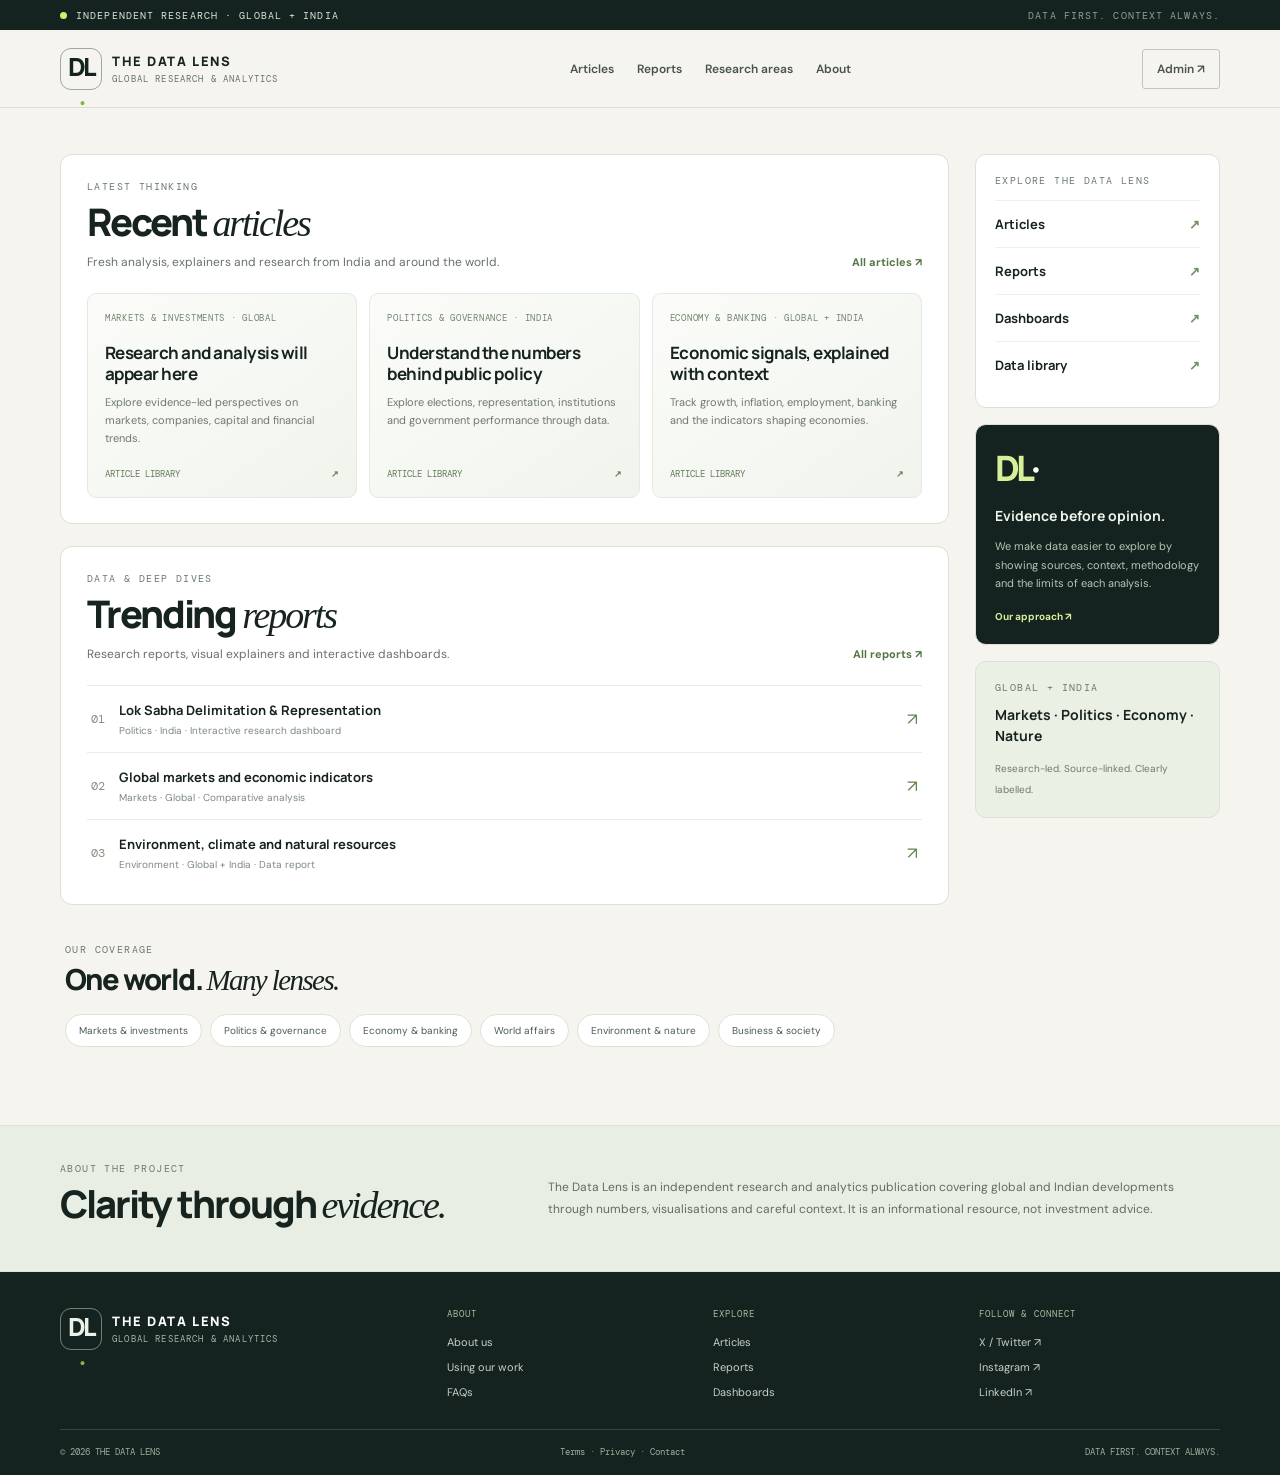
<file: index.html>
<!doctype html>
<html lang="en"><head>
<meta charset="utf-8"><meta name="viewport" content="width=device-width,initial-scale=1">
<meta name="description" content="The Data Lens — global and India-focused research, articles, reports and interactive data analysis across markets, politics, economy and the natural world.">
<meta name="theme-color" content="#14231f"><title>The Data Lens — Research, Reports & Data</title>
<link rel="preconnect" href="https://fonts.googleapis.com"><link rel="preconnect" href="https://fonts.gstatic.com" crossorigin>
<link href="https://fonts.googleapis.com/css2?family=DM+Mono:wght@400;500&family=DM+Sans:wght@400;500;600;700&family=Manrope:wght@400;500;600;700;800&display=swap" rel="stylesheet">
<link rel="stylesheet" href="styles.css"></head><body>
<div class="announcement"><span class="pulse"></span> INDEPENDENT RESEARCH · GLOBAL + INDIA <span class="announcement-right">DATA FIRST. CONTEXT ALWAYS.</span></div>
<header class="site-header" id="home">
<a class="brand" href="#home" aria-label="The Data Lens home"><span class="brand-mark">DL<span>·</span></span><span class="brand-copy"><strong>THE DATA LENS</strong><small>GLOBAL RESEARCH & ANALYTICS</small></span></a>
<button class="menu-toggle" id="menuToggle" aria-label="Toggle navigation" aria-expanded="false">☰</button>
<nav id="mainNav" class="main-nav"><a href="#recent-articles">Articles</a><a href="#trending-reports">Reports</a><a href="#research-areas">Research areas</a><a href="#about">About</a></nav>
<a class="header-cta" href="admin/">Admin ↗</a></header>
<main class="home-shell">
<div class="home-grid">
<div class="home-main">
<section class="home-section" id="recent-articles"><div class="home-section-head"><div><div class="eyebrow">LATEST THINKING</div><h1>Recent <em>articles</em></h1><p>Fresh analysis, explainers and research from India and around the world.</p></div><a class="section-link" href="articles/">All articles ↗</a></div>
<div class="content-cards">
<a class="content-card article-placeholder" href="articles/"><span class="content-kicker">MARKETS & INVESTMENTS · GLOBAL</span><h2>Research and analysis will appear here</h2><p>Explore evidence-led perspectives on markets, companies, capital and financial trends.</p><span class="card-meta">ARTICLE LIBRARY <b>↗</b></span></a>
<a class="content-card article-placeholder" href="articles/"><span class="content-kicker">POLITICS & GOVERNANCE · INDIA</span><h2>Understand the numbers behind public policy</h2><p>Explore elections, representation, institutions and government performance through data.</p><span class="card-meta">ARTICLE LIBRARY <b>↗</b></span></a>
<a class="content-card article-placeholder" href="articles/"><span class="content-kicker">ECONOMY & BANKING · GLOBAL + INDIA</span><h2>Economic signals, explained with context</h2><p>Track growth, inflation, employment, banking and the indicators shaping economies.</p><span class="card-meta">ARTICLE LIBRARY <b>↗</b></span></a>
</div></section>
<section class="home-section trending-section" id="trending-reports"><div class="home-section-head"><div><div class="eyebrow">DATA & DEEP DIVES</div><h2>Trending <em>reports</em></h2><p>Research reports, visual explainers and interactive dashboards.</p></div><a class="section-link" href="reports/">All reports ↗</a></div>
<div class="report-list">
<a class="report-row" href="reports/"><span class="report-number">01</span><span class="report-copy"><b>Lok Sabha Delimitation & Representation</b><small>Politics · India · Interactive research dashboard</small></span><span class="report-arrow">↗</span></a>
<a class="report-row" href="reports/"><span class="report-number">02</span><span class="report-copy"><b>Global markets and economic indicators</b><small>Markets · Global · Comparative analysis</small></span><span class="report-arrow">↗</span></a>
<a class="report-row" href="reports/"><span class="report-number">03</span><span class="report-copy"><b>Environment, climate and natural resources</b><small>Environment · Global + India · Data report</small></span><span class="report-arrow">↗</span></a>
</div></section>
<section class="topics-mini" id="research-areas"><div class="eyebrow">OUR COVERAGE</div><h2>One world. <em>Many lenses.</em></h2><div class="topic-pills"><a href="articles/?category=markets">Markets & investments</a><a href="articles/?category=politics">Politics & governance</a><a href="articles/?category=economy">Economy & banking</a><a href="articles/?category=world">World affairs</a><a href="articles/?category=environment">Environment & nature</a><a href="articles/?category=business">Business & society</a></div></section>
</div>
<aside class="home-sidebar"><div class="side-menu"><div class="eyebrow">EXPLORE THE DATA LENS</div><a href="articles/"><span>Articles</span><b>↗</b></a><a href="reports/"><span>Reports</span><b>↗</b></a><a href="dashboards/"><span>Dashboards</span><b>↗</b></a><a href="data/"><span>Data library</span><b>↗</b></a></div><div class="side-note"><span class="side-note-mark">DL<span>·</span></span><b>Evidence before opinion.</b><p>We make data easier to explore by showing sources, context, methodology and the limits of each analysis.</p><a href="#about">Our approach ↗</a></div><div class="side-update"><div class="eyebrow">GLOBAL + INDIA</div><p>Markets · Politics · Economy · Nature</p><small>Research-led. Source-linked. Clearly labelled.</small></div></aside>
</div></main>
<section class="about-strip" id="about"><div class="about-inner"><div><div class="eyebrow">ABOUT THE PROJECT</div><h2>Clarity through <em>evidence.</em></h2></div><p>The Data Lens is an independent research and analytics publication covering global and Indian developments through numbers, visualisations and careful context. It is an informational resource, not investment advice.</p></div></section>
<footer class="site-footer"><div class="footer-main"><a class="brand brand-footer" href="#home"><span class="brand-mark">DL<span>·</span></span><span class="brand-copy"><strong>THE DATA LENS</strong><small>GLOBAL RESEARCH & ANALYTICS</small></span></a><div class="footer-column"><b>ABOUT</b><a href="#about">About us</a><a href="#about">Using our work</a><a href="#about">FAQs</a></div><div class="footer-column"><b>EXPLORE</b><a href="articles/">Articles</a><a href="reports/">Reports</a><a href="dashboards/">Dashboards</a></div><div class="footer-column"><b>FOLLOW & CONNECT</b><a href="https://x.com/" target="_blank" rel="noopener">X / Twitter ↗</a><a href="https://instagram.com/" target="_blank" rel="noopener">Instagram ↗</a><a href="https://linkedin.com/" target="_blank" rel="noopener">LinkedIn ↗</a></div></div><div class="footer-bottom"><span>© <span id="year"></span> THE DATA LENS</span><span>Terms · Privacy · Contact</span><span>DATA FIRST. CONTEXT ALWAYS.</span></div></footer>
<script src="app.js"></script></body></html>
</file>
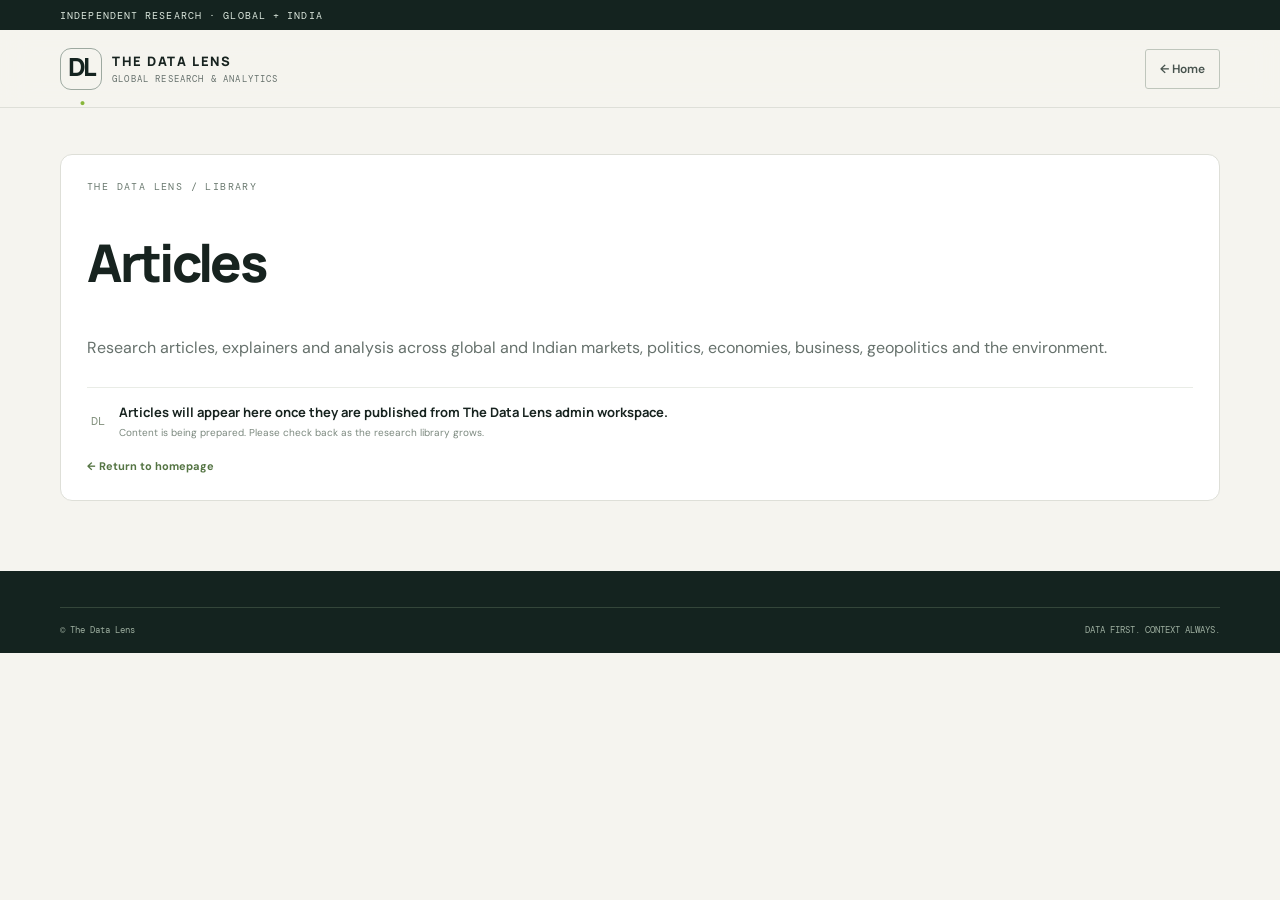
<file: articles/index.html>
<!doctype html><html lang="en"><head><meta charset="utf-8"><meta name="viewport" content="width=device-width,initial-scale=1"><meta name="theme-color" content="#14231f"><title>Articles · The Data Lens</title><link rel="stylesheet" href="../styles.css"><link href="https://fonts.googleapis.com/css2?family=DM+Mono:wght@400;500&family=DM+Sans:wght@400;500;600;700&family=Manrope:wght@400;500;600;700;800&display=swap" rel="stylesheet"></head><body><div class="announcement">INDEPENDENT RESEARCH · GLOBAL + INDIA</div><header class="site-header"><a class="brand" href="../"><span class="brand-mark">DL<span>·</span></span><span class="brand-copy"><strong>THE DATA LENS</strong><small>GLOBAL RESEARCH & ANALYTICS</small></span></a><a class="header-cta" href="../">← Home</a></header><main class="home-shell"><section class="home-section"><div class="eyebrow">THE DATA LENS / LIBRARY</div><h1 style="font:800 clamp(32px,5vw,52px)/1.05 Manrope,sans-serif;letter-spacing:-.05em">Articles</h1><p style="color:#66716c;line-height:1.8">Research articles, explainers and analysis across global and Indian markets, politics, economies, business, geopolitics and the environment.</p><div class="report-row" style="margin-top:24px"><span class="report-number">DL</span><span class="report-copy"><b>Articles will appear here once they are published from The Data Lens admin workspace.</b><small>Content is being prepared. Please check back as the research library grows.</small></span></div><a class="section-link" href="../">← Return to homepage</a></section></main><footer class="site-footer"><div class="footer-bottom"><span>© The Data Lens</span><span>DATA FIRST. CONTEXT ALWAYS.</span></div></footer></body></html>
</file>
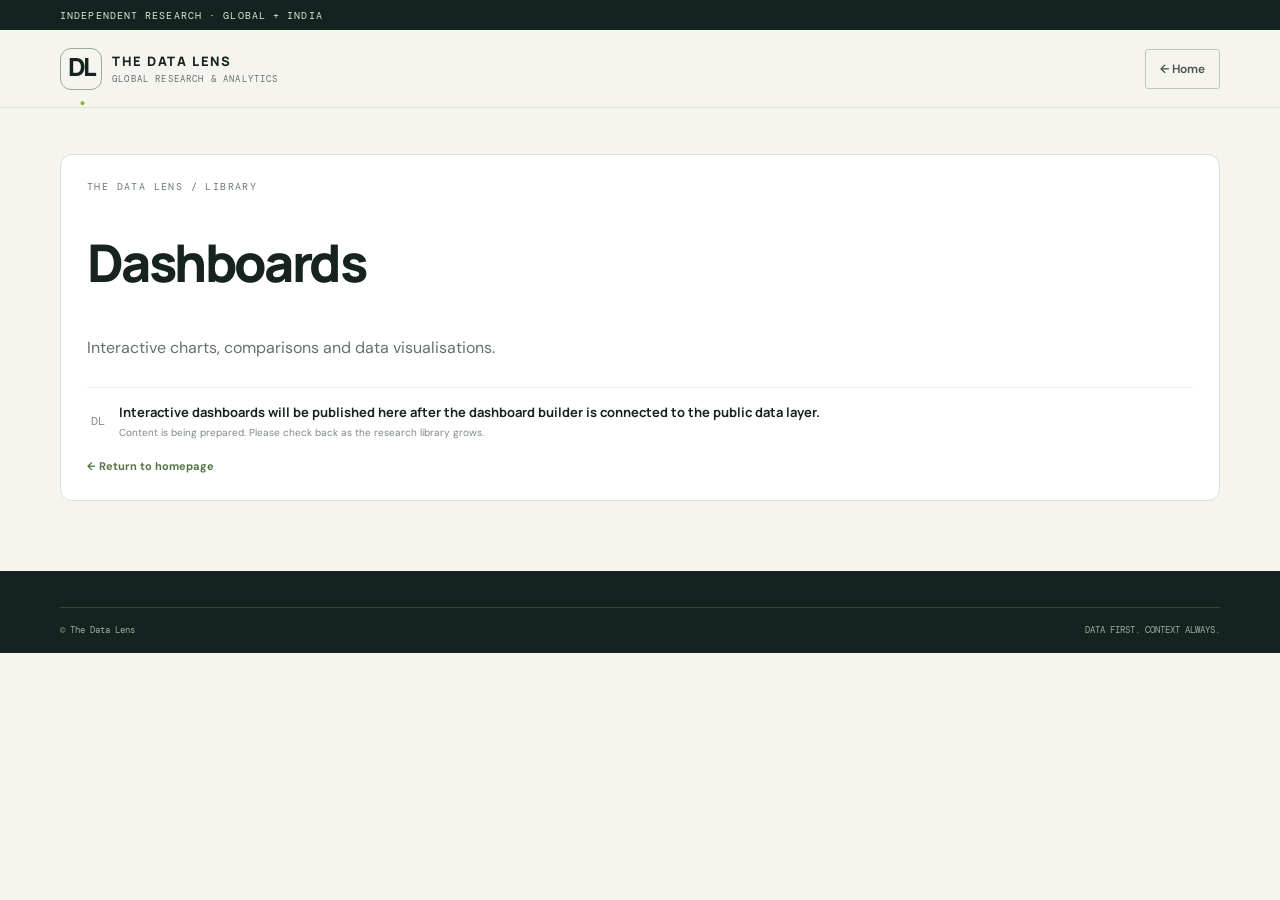
<file: dashboards/index.html>
<!doctype html><html lang="en"><head><meta charset="utf-8"><meta name="viewport" content="width=device-width,initial-scale=1"><meta name="theme-color" content="#14231f"><title>Dashboards · The Data Lens</title><link rel="stylesheet" href="../styles.css"><link href="https://fonts.googleapis.com/css2?family=DM+Mono:wght@400;500&family=DM+Sans:wght@400;500;600;700&family=Manrope:wght@400;500;600;700;800&display=swap" rel="stylesheet"></head><body><div class="announcement">INDEPENDENT RESEARCH · GLOBAL + INDIA</div><header class="site-header"><a class="brand" href="../"><span class="brand-mark">DL<span>·</span></span><span class="brand-copy"><strong>THE DATA LENS</strong><small>GLOBAL RESEARCH & ANALYTICS</small></span></a><a class="header-cta" href="../">← Home</a></header><main class="home-shell"><section class="home-section"><div class="eyebrow">THE DATA LENS / LIBRARY</div><h1 style="font:800 clamp(32px,5vw,52px)/1.05 Manrope,sans-serif;letter-spacing:-.05em">Dashboards</h1><p style="color:#66716c;line-height:1.8">Interactive charts, comparisons and data visualisations.</p><div class="report-row" style="margin-top:24px"><span class="report-number">DL</span><span class="report-copy"><b>Interactive dashboards will be published here after the dashboard builder is connected to the public data layer.</b><small>Content is being prepared. Please check back as the research library grows.</small></span></div><a class="section-link" href="../">← Return to homepage</a></section></main><footer class="site-footer"><div class="footer-bottom"><span>© The Data Lens</span><span>DATA FIRST. CONTEXT ALWAYS.</span></div></footer></body></html>
</file>
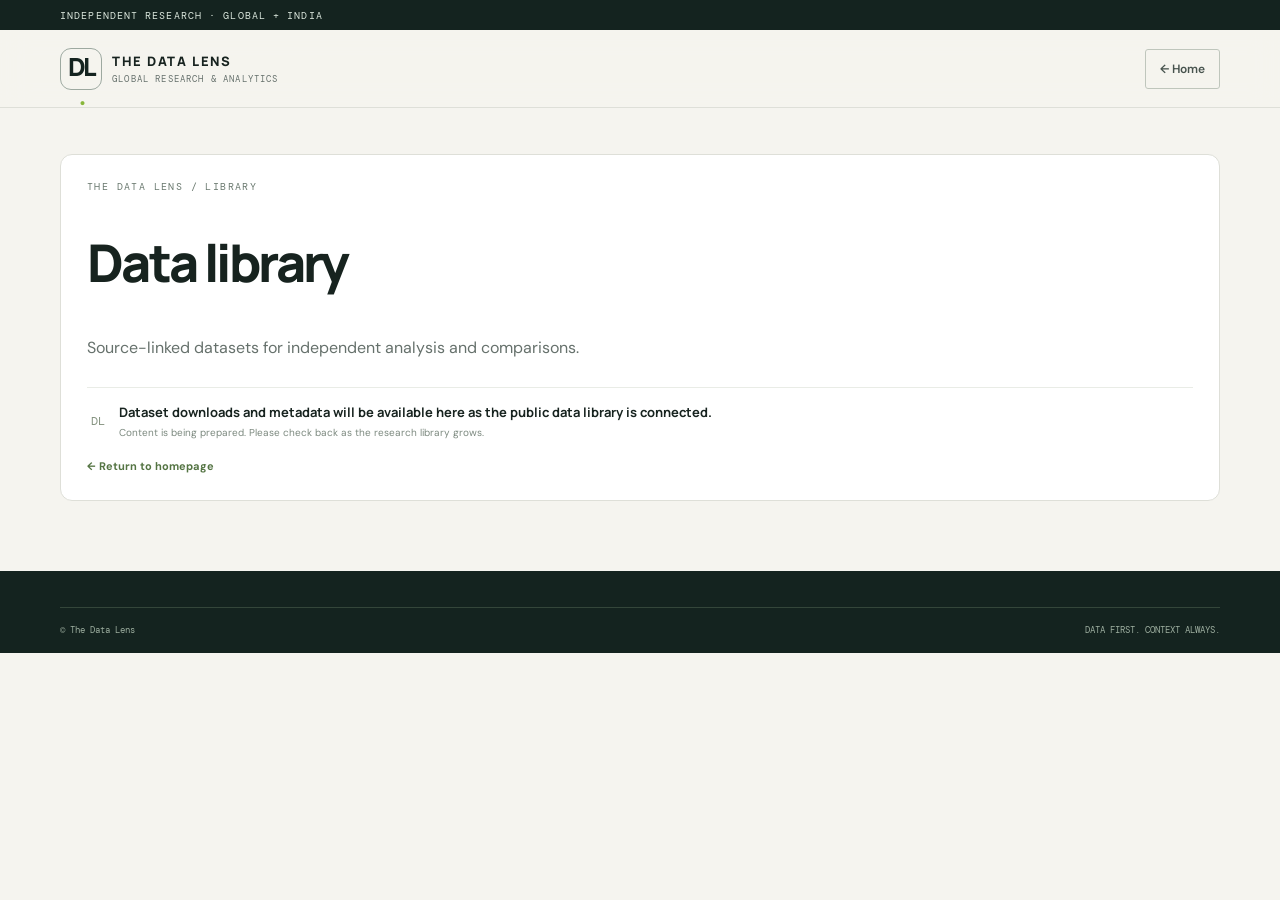
<file: data/index.html>
<!doctype html><html lang="en"><head><meta charset="utf-8"><meta name="viewport" content="width=device-width,initial-scale=1"><meta name="theme-color" content="#14231f"><title>Data library · The Data Lens</title><link rel="stylesheet" href="../styles.css"><link href="https://fonts.googleapis.com/css2?family=DM+Mono:wght@400;500&family=DM+Sans:wght@400;500;600;700&family=Manrope:wght@400;500;600;700;800&display=swap" rel="stylesheet"></head><body><div class="announcement">INDEPENDENT RESEARCH · GLOBAL + INDIA</div><header class="site-header"><a class="brand" href="../"><span class="brand-mark">DL<span>·</span></span><span class="brand-copy"><strong>THE DATA LENS</strong><small>GLOBAL RESEARCH & ANALYTICS</small></span></a><a class="header-cta" href="../">← Home</a></header><main class="home-shell"><section class="home-section"><div class="eyebrow">THE DATA LENS / LIBRARY</div><h1 style="font:800 clamp(32px,5vw,52px)/1.05 Manrope,sans-serif;letter-spacing:-.05em">Data library</h1><p style="color:#66716c;line-height:1.8">Source-linked datasets for independent analysis and comparisons.</p><div class="report-row" style="margin-top:24px"><span class="report-number">DL</span><span class="report-copy"><b>Dataset downloads and metadata will be available here as the public data library is connected.</b><small>Content is being prepared. Please check back as the research library grows.</small></span></div><a class="section-link" href="../">← Return to homepage</a></section></main><footer class="site-footer"><div class="footer-bottom"><span>© The Data Lens</span><span>DATA FIRST. CONTEXT ALWAYS.</span></div></footer></body></html>
</file>
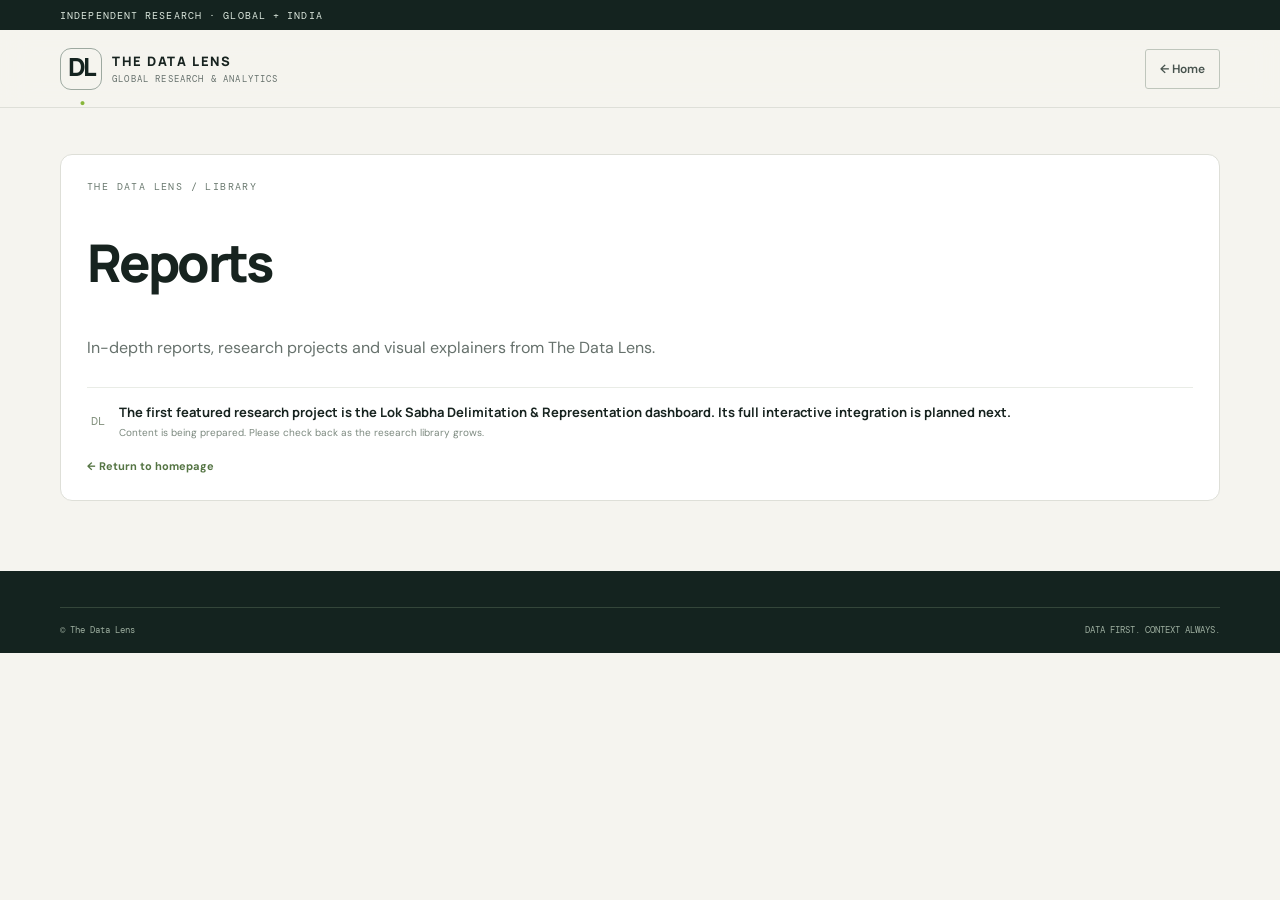
<file: reports/index.html>
<!doctype html><html lang="en"><head><meta charset="utf-8"><meta name="viewport" content="width=device-width,initial-scale=1"><meta name="theme-color" content="#14231f"><title>Reports · The Data Lens</title><link rel="stylesheet" href="../styles.css"><link href="https://fonts.googleapis.com/css2?family=DM+Mono:wght@400;500&family=DM+Sans:wght@400;500;600;700&family=Manrope:wght@400;500;600;700;800&display=swap" rel="stylesheet"></head><body><div class="announcement">INDEPENDENT RESEARCH · GLOBAL + INDIA</div><header class="site-header"><a class="brand" href="../"><span class="brand-mark">DL<span>·</span></span><span class="brand-copy"><strong>THE DATA LENS</strong><small>GLOBAL RESEARCH & ANALYTICS</small></span></a><a class="header-cta" href="../">← Home</a></header><main class="home-shell"><section class="home-section"><div class="eyebrow">THE DATA LENS / LIBRARY</div><h1 style="font:800 clamp(32px,5vw,52px)/1.05 Manrope,sans-serif;letter-spacing:-.05em">Reports</h1><p style="color:#66716c;line-height:1.8">In-depth reports, research projects and visual explainers from The Data Lens.</p><div class="report-row" style="margin-top:24px"><span class="report-number">DL</span><span class="report-copy"><b>The first featured research project is the Lok Sabha Delimitation & Representation dashboard. Its full interactive integration is planned next.</b><small>Content is being prepared. Please check back as the research library grows.</small></span></div><a class="section-link" href="../">← Return to homepage</a></section></main><footer class="site-footer"><div class="footer-bottom"><span>© The Data Lens</span><span>DATA FIRST. CONTEXT ALWAYS.</span></div></footer></body></html>
</file>
<file: styles.css>
:root{--ink:#17231f;--muted:#66716c;--paper:#f5f4ef;--white:#fff;--line:#dedfd8;--green:#c7f36b;--deep:#14231f;--serif:Georgia,'Times New Roman',serif;--sans:'DM Sans',sans-serif;--display:'Manrope',sans-serif}*{box-sizing:border-box}html{scroll-behavior:smooth;scroll-padding-top:90px}body{margin:0;background:var(--paper);color:var(--ink);font-family:var(--sans);-webkit-font-smoothing:antialiased}a{color:inherit;text-decoration:none}.shell{width:min(1160px,calc(100% - 48px));margin:auto}.announcement{height:30px;background:var(--deep);color:#dbe7dd;padding:0 max(24px,calc((100% - 1160px)/2));font:10px 'DM Mono',monospace;letter-spacing:.11em;display:flex;align-items:center;gap:9px}.pulse,.note-dot{width:7px;height:7px;background:var(--green);border-radius:50%;display:inline-block}.announcement-right{margin-left:auto;color:#8fa098}.site-header{height:78px;display:flex;align-items:center;justify-content:space-between;padding:0 max(24px,calc((100% - 1160px)/2));background:rgba(245,244,239,.94);border-bottom:1px solid var(--line);position:sticky;top:0;z-index:20;backdrop-filter:blur(14px)}.brand{display:flex;align-items:center;gap:10px}.brand-mark{font:800 25px var(--display);letter-spacing:-.1em;color:var(--deep);border:1px solid #9da9a0;width:42px;height:42px;display:grid;place-items:center;border-radius:11px}.brand-mark span,.about-mark span{color:#88b63a}.brand-copy{display:grid;gap:3px}.brand-copy strong{font:800 13px var(--display);letter-spacing:.12em}.brand-copy small{font:9px 'DM Mono',monospace;letter-spacing:.13em;color:var(--muted)}.main-nav{display:flex;gap:23px}.main-nav a,.header-cta{font-size:12px;font-weight:600;color:#47534d}.main-nav a:hover,.text-link:hover{color:#628c27}.header-cta{border:1px solid #bfc6bc;padding:11px 14px;border-radius:3px}.header-cta span{margin-left:12px}.menu-toggle{display:none;border:0;background:none;font-size:22px}.hero{min-height:555px;display:grid;grid-template-columns:1.05fr .95fr;align-items:center;gap:50px;padding-top:58px;padding-bottom:65px}.eyebrow{font:10px 'DM Mono',monospace;letter-spacing:.14em;color:#6a796f;display:flex;align-items:center;gap:10px}.eyebrow-line{height:1px;width:25px;background:#7e9a70}.hero h1,.section-heading h2,.feature-inner h2,.numbers-inner h2,.about-copy h2{font:700 clamp(46px,6vw,76px)/1.02 var(--display);letter-spacing:-.065em;margin:23px 0}.hero h1 em,.section-heading h2 em,.feature-inner h2 em,.numbers-inner h2 em,.about-copy h2 em{font:italic 500 1.04em var(--serif);letter-spacing:-.055em}.hero-intro{max-width:510px;color:#58645e;font-size:16px;line-height:1.8}.hero-actions{display:flex;align-items:center;gap:25px;margin-top:30px}.button{display:inline-flex;align-items:center;gap:24px;padding:15px 19px;font-size:12px;font-weight:700;border-radius:3px}.button-dark{background:var(--deep);color:#fff}.button-dark:hover{background:#29483d}.text-link{font-size:12px;font-weight:700}.hero-note{margin-top:44px;font:10px 'DM Mono',monospace;color:#77827c;display:flex;align-items:center;gap:9px}.note-dot{background:#83ad45}.hero-art{height:380px;background:#dfe6d7;border-radius:3px;position:relative;overflow:hidden;display:flex;align-items:center;justify-content:center}.art-top{position:absolute;top:20px;left:22px;right:22px;display:flex;justify-content:space-between;font:9px 'DM Mono',monospace;letter-spacing:.1em;color:#53665b}.orbit{position:absolute;border:1px solid rgba(50,82,62,.22);border-radius:50%;transform:rotate(-24deg)}.orbit-one{width:390px;height:170px}.orbit-two{width:330px;height:260px;transform:rotate(38deg)}.orbit-three{width:250px;height:320px;transform:rotate(65deg)}.art-core{width:140px;height:140px;border-radius:50%;background:#172d25;color:#eaf2e6;display:flex;align-items:center;justify-content:center;gap:7px;font:10px 'DM Mono',monospace;z-index:2;box-shadow:0 20px 50px #344c3b33}.art-core strong{font-size:19px;color:var(--green)}.art-bars{position:absolute;bottom:0;left:22px;right:22px;height:85px;display:flex;align-items:end;gap:8px;opacity:.65}.art-bars i{height:var(--h);flex:1;background:#77956d;border-radius:2px 2px 0 0}.art-caption{position:absolute;bottom:19px;right:22px;font:8px 'DM Mono',monospace;letter-spacing:.1em;color:#435b4c}.ticker{overflow:hidden;background:var(--green);padding:15px 0}.ticker-track{display:flex;justify-content:space-around;gap:28px;white-space:nowrap;font:10px 'DM Mono',monospace;letter-spacing:.12em;color:#263528}.ticker-track b{font-size:13px}.section{padding-top:105px;padding-bottom:105px}.section-heading{display:flex;align-items:end;justify-content:space-between;gap:30px;margin-bottom:42px}.section-heading h2{font-size:clamp(38px,4.5vw,56px);margin:15px 0 0}.section-heading>p{max-width:330px;color:var(--muted);font-size:13px;line-height:1.8;margin:0 0 5px}.topic-grid{display:grid;grid-template-columns:repeat(3,1fr);gap:13px}.topic-card{min-height:265px;padding:23px 24px;position:relative;display:flex;flex-direction:column;transition:transform .2s,box-shadow .2s}.topic-card:hover{transform:translateY(-4px);box-shadow:0 15px 30px #18281b12}.topic-market{background:#e3eadf}.topic-politics{background:#e9e3d9}.topic-economy{background:#e3e8eb}.topic-world{background:#e9e4ec}.topic-nature{background:#e3eadd}.topic-society{background:#eee5df}.topic-number{font:9px 'DM Mono',monospace;letter-spacing:.12em;color:#65736a}.topic-icon{position:absolute;right:23px;top:20px;font-size:24px;color:#647c62}.topic-card h3{font:700 25px/1.12 var(--display);letter-spacing:-.04em;margin:37px 0 10px}.topic-card p{font-size:12px;line-height:1.7;color:#626e67;max-width:270px;margin:0 0 20px}.card-link{font-size:10px;font-weight:700;margin-top:auto}.feature-band{background:var(--deep);color:#f5f4ed;padding:85px 0}.feature-inner{display:grid;grid-template-columns:1fr 1fr;gap:100px;align-items:center}.eyebrow-light{color:#a7b9a9}.feature-inner h2,.numbers-inner h2{font-size:clamp(43px,5vw,62px);margin:18px 0}.feature-inner>div:first-child>p{color:#b3c1b6;line-height:1.8;font-size:13px;max-width:390px;margin-bottom:28px}.button-light{background:var(--green);color:#1b2b21}.principles{border-top:1px solid #3a5044}.principles>div{display:grid;grid-template-columns:34px 1fr;gap:5px 12px;padding:19px 0;border-bottom:1px solid #3a5044}.principles span{grid-row:span 2;color:var(--green);font:11px 'DM Mono',monospace}.principles strong{font-size:14px}.principles small{color:#aebdb1;font-size:11px}.dashboard-section{padding-bottom:100px}.dashboard-feature{display:grid;grid-template-columns:1.2fr .8fr;gap:48px;align-items:center}.dashboard-preview{background:#101c1a;color:#f0f4ec;padding:22px 24px 16px;border-radius:4px;min-width:0}.preview-header,.preview-foot{display:flex;justify-content:space-between;font:8px 'DM Mono',monospace;letter-spacing:.1em;color:#91a398}.preview-status{color:var(--green)}.preview-metrics{display:grid;grid-template-columns:repeat(3,1fr);gap:10px;margin:28px 0 10px}.preview-metrics>div{background:#1b2c27;padding:12px}.preview-metrics small,.preview-metrics span{display:block;color:#9eb0a2;font:8px 'DM Mono',monospace}.preview-metrics strong{display:block;font:700 24px var(--display);margin:7px 0;color:#f2f5ed}.preview-metrics span{font-size:7px}.chart-wrap{height:190px}.preview-foot{border-top:1px solid #30433a;padding-top:12px;margin-top:10px}.dashboard-copy .eyebrow{margin-bottom:15px}.dashboard-copy h3{font:700 31px/1.1 var(--display);letter-spacing:-.04em;margin:0 0 15px}.dashboard-copy p,.dashboard-copy li{font-size:12px;line-height:1.8;color:var(--muted)}.dashboard-copy ul{padding-left:18px;margin:17px 0 24px}.dashboard-copy li{padding:3px 0}.project-strip{margin-top:35px;border:1px solid var(--line);padding:23px 26px;display:flex;align-items:center;justify-content:space-between;gap:20px}.project-tag{font:9px 'DM Mono',monospace;letter-spacing:.12em;color:#71826e}.project-strip h3{font:700 18px var(--display);margin:9px 0 5px}.project-strip p{font-size:11px;color:var(--muted);margin:0}.coming-soon{font:9px 'DM Mono',monospace;letter-spacing:.1em;border:1px solid #bdc8b8;padding:10px 12px;white-space:nowrap}.numbers-band{background:#dfe7d9;padding:78px 0}.numbers-inner{display:grid;grid-template-columns:.8fr 1.2fr;gap:80px;align-items:center}.numbers-inner h2{color:var(--deep)}.trust-points{display:grid;grid-template-columns:1fr 1fr;gap:28px 34px}.trust-points div{display:flex;flex-direction:column;gap:7px;border-top:1px solid #aebba9;padding-top:13px}.trust-points strong{font:700 14px var(--display)}.trust-points span{font-size:11px;line-height:1.6;color:#657166}.about-section{display:grid;grid-template-columns:170px 1fr;gap:55px;align-items:start}.about-mark{width:130px;height:130px;border:1px solid #b9c2b6;border-radius:25px;display:grid;place-items:center;font:800 62px var(--display);letter-spacing:-.12em;color:var(--deep)}.about-copy h2{font-size:clamp(40px,4vw,54px);margin:16px 0 20px}.about-copy>p{max-width:720px;font-size:13px;line-height:1.9;color:#59665e}.about-copy .disclaimer{border-left:2px solid #9ab77b;padding-left:15px;font-size:11px;color:#7b857e}.site-footer{background:#101c1a;color:#edf2e9;padding:27px 0}.footer-inner{display:flex;align-items:center;justify-content:space-between;gap:20px}.brand-footer .brand-mark{border-color:#53665b;color:#edf2e9}.brand-footer .brand-copy small{color:#9eafa2}.footer-links{display:flex;gap:20px}.footer-links a,.copyright{font-size:10px;color:#aebdb1}.footer-links a:hover{color:var(--green)}.copyright{font:9px 'DM Mono',monospace;letter-spacing:.08em}@media(max-width:900px){.main-nav{gap:12px}.main-nav a{font-size:11px}.header-cta{display:none}.hero{gap:25px}.feature-inner{gap:45px}.dashboard-feature{gap:25px}.numbers-inner{gap:40px}}@media(max-width:700px){.shell{width:min(100% - 36px,560px)}.announcement{padding:0 18px;font-size:8px}.announcement-right{display:none}.site-header{height:68px;padding:0 18px}.menu-toggle{display:block}.main-nav{display:none;position:absolute;top:68px;left:0;right:0;background:var(--paper);padding:18px;flex-direction:column;border-bottom:1px solid var(--line)}.main-nav.open{display:flex}.main-nav a{font-size:13px;padding:6px}.hero{grid-template-columns:1fr;padding-top:65px;gap:38px}.hero h1{font-size:55px}.hero-art{height:310px}.section{padding-top:75px;padding-bottom:75px}.section-heading{display:block}.section-heading>p{margin-top:17px}.topic-grid{grid-template-columns:1fr 1fr}.topic-card{min-height:245px;padding:17px}.topic-card h3{font-size:21px}.feature-inner,.dashboard-feature,.numbers-inner{grid-template-columns:1fr;gap:38px}.feature-band{padding:70px 0}.dashboard-preview{padding:16px}.preview-metrics{gap:5px}.preview-metrics>div{padding:8px}.preview-metrics strong{font-size:19px}.project-strip{align-items:flex-start;flex-direction:column}.trust-points{gap:20px}.about-section{grid-template-columns:1fr;gap:28px}.about-mark{width:90px;height:90px;font-size:45px;border-radius:18px}.footer-inner{flex-wrap:wrap}.footer-links{order:3;width:100%;flex-wrap:wrap}.copyright{margin-left:auto}}@media(max-width:390px){.topic-grid{grid-template-columns:1fr}.hero h1{font-size:47px}.hero-actions{gap:14px;flex-wrap:wrap}.preview-header{font-size:7px}}

/* The Data Lens — hand-sketched homepage layout */
.home-shell{width:min(1160px,calc(100% - 48px));margin:46px auto 70px}.home-grid{display:grid;grid-template-columns:minmax(0,1fr) 245px;gap:26px;align-items:start}.home-main{min-width:0}.home-section{background:#fff;border:1px solid var(--line);border-radius:12px;padding:25px 26px;margin-bottom:22px}.home-section-head{display:flex;justify-content:space-between;align-items:end;gap:16px;margin-bottom:20px}.home-section-head h1,.home-section-head h2,.topics-mini h2,.about-inner h2{font:800 clamp(27px,3vw,38px)/1.08 var(--display);letter-spacing:-.055em;margin:8px 0}.home-section-head h1 em,.home-section-head h2 em,.topics-mini h2 em,.about-inner h2 em{font:italic 500 1em Georgia,serif}.home-section-head p{color:var(--muted);font-size:12px;line-height:1.65;margin:8px 0 0}.section-link{font-size:11px;font-weight:700;color:#547443;white-space:nowrap;padding-bottom:4px}.content-cards{display:grid;grid-template-columns:repeat(3,minmax(0,1fr));gap:12px}.content-card{min-height:205px;border:1px solid #e5e9e1;border-radius:9px;padding:17px;display:flex;flex-direction:column;background:linear-gradient(145deg,#fbfcf9,#f1f4ed);transition:transform .18s,border-color .18s}.content-card:hover,.report-row:hover{transform:translateY(-2px);border-color:#9bb28b}.content-kicker{font:9px 'DM Mono',monospace;color:#71846f;letter-spacing:.08em;line-height:1.6}.content-card h2{font:700 17px/1.25 var(--display);letter-spacing:-.03em;margin:17px 0 8px}.content-card p{font-size:11px;line-height:1.65;color:#6c7970;margin:0 0 18px}.card-meta{margin-top:auto;display:flex;justify-content:space-between;font:9px 'DM Mono',monospace;color:#647b5b}.trending-section{padding-bottom:18px}.report-list{display:grid}.report-row{display:flex;align-items:center;gap:14px;padding:15px 4px;border-top:1px solid #e9ece6;transition:transform .18s,border-color .18s}.report-number{font:12px 'DM Mono',monospace;color:#84927f}.report-copy{display:grid;gap:5px;flex:1}.report-copy b{font:700 13px var(--display)}.report-copy small{font-size:10px;color:#7c897f}.report-arrow{color:#648450;font-size:17px}.home-sidebar{display:grid;gap:16px;position:sticky;top:100px}.side-menu,.side-note,.side-update{background:#fff;border:1px solid var(--line);border-radius:11px;padding:19px}.side-menu{display:grid;gap:0}.side-menu .eyebrow{margin-bottom:13px}.side-menu>a{display:flex;justify-content:space-between;padding:14px 0;border-top:1px solid #edf0eb;font:700 13px var(--display)}.side-menu>a b{color:#739064}.side-note{background:var(--deep);color:#eef3eb}.side-note-mark{display:block;font:800 35px var(--display);letter-spacing:-.12em;color:#d5ef9a;margin-bottom:13px}.side-note-mark span{color:#fff}.side-note>b{font:700 14px var(--display)}.side-note p{font-size:11px;line-height:1.7;color:#b7c6b8}.side-note>a{font-size:10px;color:#d5ef9a;font-weight:700}.side-update{background:#eaf0e4}.side-update p{font:700 14px/1.5 var(--display);margin:10px 0}.side-update small{font-size:10px;color:#6c7c6b}.topics-mini{padding:16px 5px 8px}.topics-mini h2{font-size:29px}.topic-pills{display:flex;flex-wrap:wrap;gap:8px;margin-top:17px}.topic-pills a{border:1px solid #dce2d8;background:#fff;border-radius:30px;padding:9px 13px;font-size:10px;color:#4c5c50}.topic-pills a:hover{background:#e9f0df}.about-strip{background:#e9eee4;border-block:1px solid #dce3d7;padding:36px 24px}.about-inner{width:min(1160px,100%);margin:auto;display:grid;grid-template-columns:.8fr 1.2fr;gap:40px;align-items:center}.about-inner p{font-size:12px;line-height:1.85;color:#5f6d62;max-width:650px}.site-footer{background:#14231f;color:#e8efe7;padding:36px 24px 17px}.footer-main,.footer-bottom{width:min(1160px,100%);margin:auto}.footer-main{display:grid;grid-template-columns:1.5fr 1fr 1fr 1fr;gap:25px;padding-bottom:30px}.brand-footer{color:#fff;align-self:start}.brand-footer .brand-mark{border-color:#718273}.brand-footer .brand-copy small{color:#a7b5a8}.footer-column{display:grid;align-content:start;gap:11px}.footer-column>b{font:9px 'DM Mono',monospace;letter-spacing:.12em;color:#a9bd9e;margin-bottom:4px}.footer-column a{font-size:11px;color:#c5d0c5}.footer-column a:hover{color:#d5ef9a}.footer-bottom{border-top:1px solid #34463a;padding-top:16px;display:flex;justify-content:space-between;gap:12px;font:9px 'DM Mono',monospace;color:#9eafa0}.header-cta{white-space:nowrap}
@media(max-width:900px){.home-grid{grid-template-columns:minmax(0,1fr) 210px;gap:15px}.content-cards{grid-template-columns:1fr}.content-card{min-height:150px}.footer-main{grid-template-columns:1.4fr 1fr 1fr}.footer-column:last-child{grid-column:2/4}}
@media(max-width:680px){.home-shell{width:calc(100% - 28px);margin:20px auto 40px}.home-grid{grid-template-columns:1fr}.home-sidebar{position:static;grid-template-columns:1fr 1fr}.side-menu{grid-column:1/-1}.home-section{padding:18px 16px;margin-bottom:14px}.home-section-head{align-items:flex-start}.home-section-head h1,.home-section-head h2{font-size:29px}.content-cards{grid-template-columns:1fr}.content-card{min-height:130px}.side-note,.side-update{padding:15px}.about-inner{grid-template-columns:1fr;gap:5px}.footer-main{grid-template-columns:1fr 1fr;gap:24px}.footer-main>.brand{grid-column:1/-1}.footer-column:last-child{grid-column:auto}.footer-bottom{flex-wrap:wrap}.announcement-right{display:none}.site-header{padding-inline:14px}.site-header>.header-cta{display:none}}
</file>
